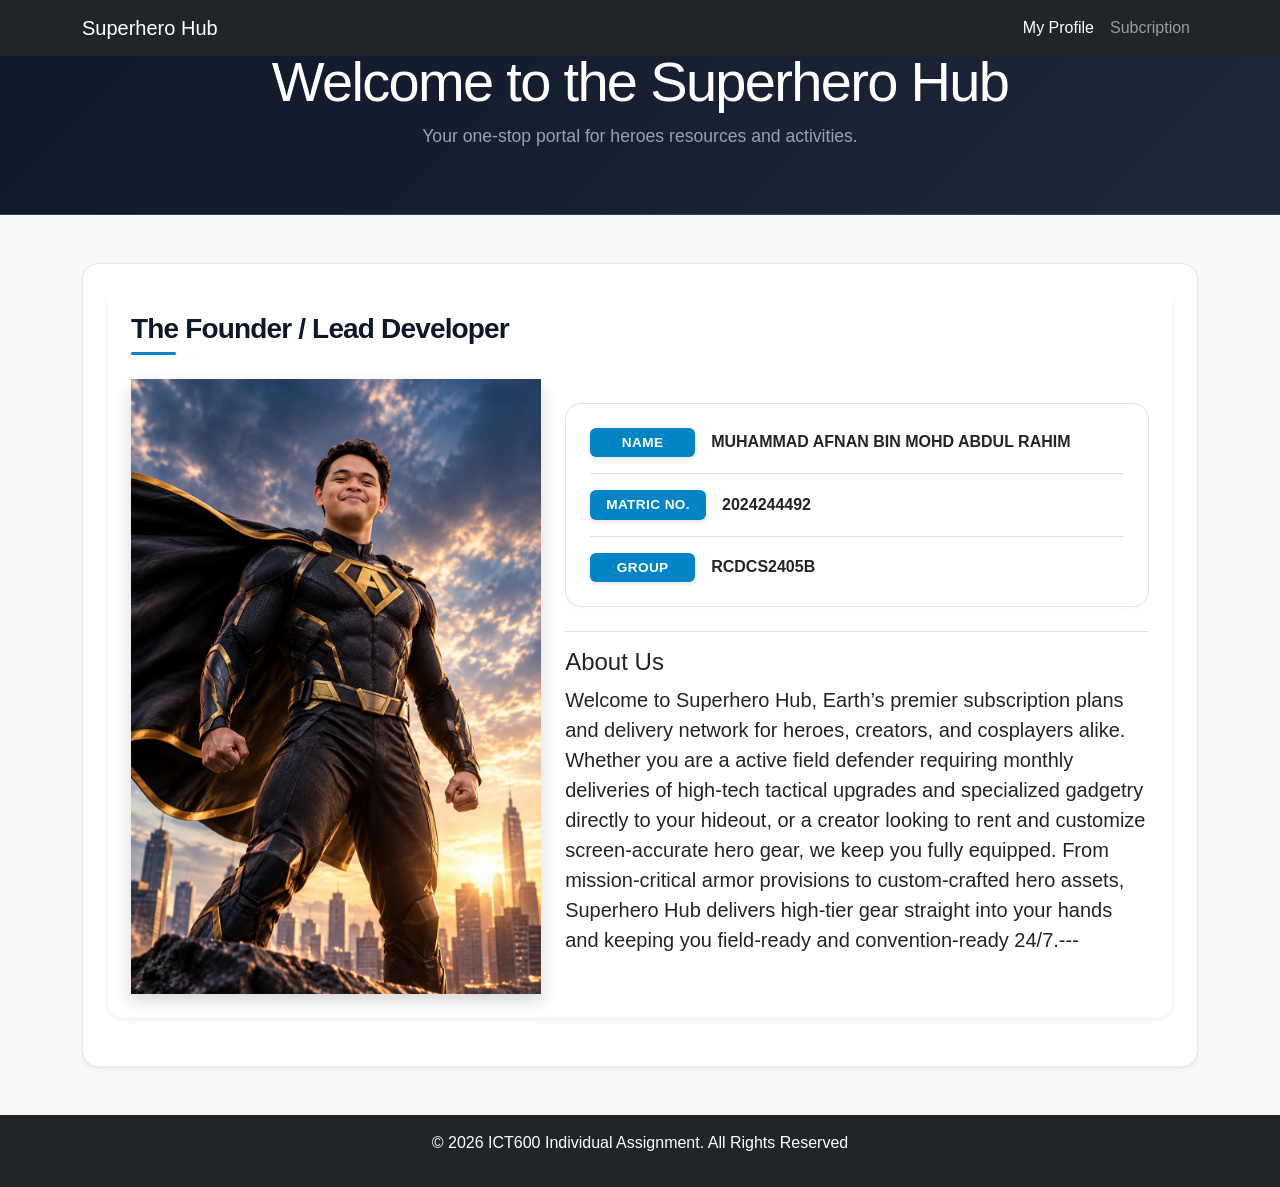
<file: index.html>
<!DOCTYPE html>
<html lang="en">
<head>
    <meta charset="UTF-8">
    <meta name="viewport" content="width=device-width, initial-scale=1.0">
    <title>Superhero Hub</title>
    <!-- Bootstrap CSS CDN -->
    <link href="https://cdn.jsdelivr.net/npm/bootstrap@5.3.3/dist/css/bootstrap.min.css" rel="stylesheet">
    <!-- Custom CSS (must be after Bootstrap) -->
    <link rel="stylesheet" href="style.css">
</head>
<body>
    <!-- Navigation Bar-->
    <nav class="navbar navbar-expand-lg navbar-dark bg-dark fixed-top">
        <div class="container">
            <a class="navbar-brand" href="index.html">Superhero Hub</a>
            <button class="navbar-toggler" type="button" data-bs-toggle="collapse" data-bs-target="#mainNavbar" aria-controls="mainNavbar" aria-expanded="false" aria-label="Toggle navigation">
                <span class="navbar-toggler-icon"></span>
            </button>
            <div class="collapse navbar-collapse" id="mainNavbar">
                <ul class="navbar-nav ms-auto">
                    <li class="nav-item">
                        <a class="nav-link active" href="index.html">My Profile</a>
                    </li>
                    <li class="nav-item">
                        <a class="nav-link" href="subcription.html">Subcription</a>
                    </li>
                </ul>
            </div>
        </div>
    </nav>

<!--Hero Section-->
<header class="hero-section text-center text-white p-5">
    <div class="container">
        <h1 class="display-4">Welcome to the Superhero Hub</h1>
        <p class="lead">Your one-stop portal for heroes resources and activities.</p>
    </div>
</header>

<main class="container my-5 flex-grow-1">
    <section class="card p-4 shadow-sm">
        <div class="card p-4 shadow-sm border-0 mb-4">
    <h2 class="section-title mb-4">The Founder / Lead Developer</h2>
    
    <div class="row align-items-center g-4">
        <div class="col-md-5 text-center">
            <div class="profile-avatar-wrapper mx-auto">
                <img src="images/profile.jpg" alt="Founder Picture" class="img-fluid profile-avatar shadow">
            </div>
        </div>
        <div class="col-md-7">
           <div class="profile-info-list p-4 bg-light rounded-4 border">
                <div class="d-flex align-items-center mb-3 pb-3 border-bottom">
                    <span class="badge profile-badge me-3 px-3 py-2">NAME</span>
                    <span class="fw-semibold text-dark fs-6">MUHAMMAD AFNAN BIN MOHD ABDUL RAHIM</span>
                </div>
                <div class="d-flex align-items-center mb-3 pb-3 border-bottom">
                    <span class="badge profile-badge me-3 px-3 py-2">MATRIC NO.</span>
                    <span class="fw-semibold text-dark fs-6">2024244492</span>
                </div>
                 <div class="d-flex align-items-center">
                    <span class="badge profile-badge me-3 px-3 py-2">GROUP</span>
                    <span class="fw-semibold text-dark fs-6">RCDCS2405B</span>
                </div>
            </div>
            <div class="mt-4 pt-3 border-top">
            <h3 class="h4">About Us</h3>
            <p class="lead mt-2">
                Welcome to <strong>Superhero Hub</strong>, Earth’s premier subscription plans and delivery network for heroes, creators, and cosplayers alike. Whether you are a active field defender requiring monthly deliveries of high-tech tactical upgrades and specialized gadgetry directly to your hideout, or a creator looking to rent and customize screen-accurate hero gear, we keep you fully equipped. From mission-critical armor provisions to custom-crafted hero assets, Superhero Hub delivers high-tier gear straight into your hands and keeping you field-ready and convention-ready 24/7.---</p>
            </div>
            </div>
        </div>
    </div>
</div>
</section>
</main>
<!-- Footer -->
    <footer class="footer mt-auto py-3 bg-dark text-white text-center">
        <div class="container">
            <p>&copy; 2026 ICT600 Individual Assignment. All Rights Reserved</p>
        </div>
    </footer>

    <!-- Bootstrap JS CDN -->
    <script src="https://cdn.jsdelivr.net/npm/bootstrap@5.3.3/dist/js/bootstrap.bundle.min.js"></script>

    <script src="js/main.js"></script>
</body>
</html>
</file>
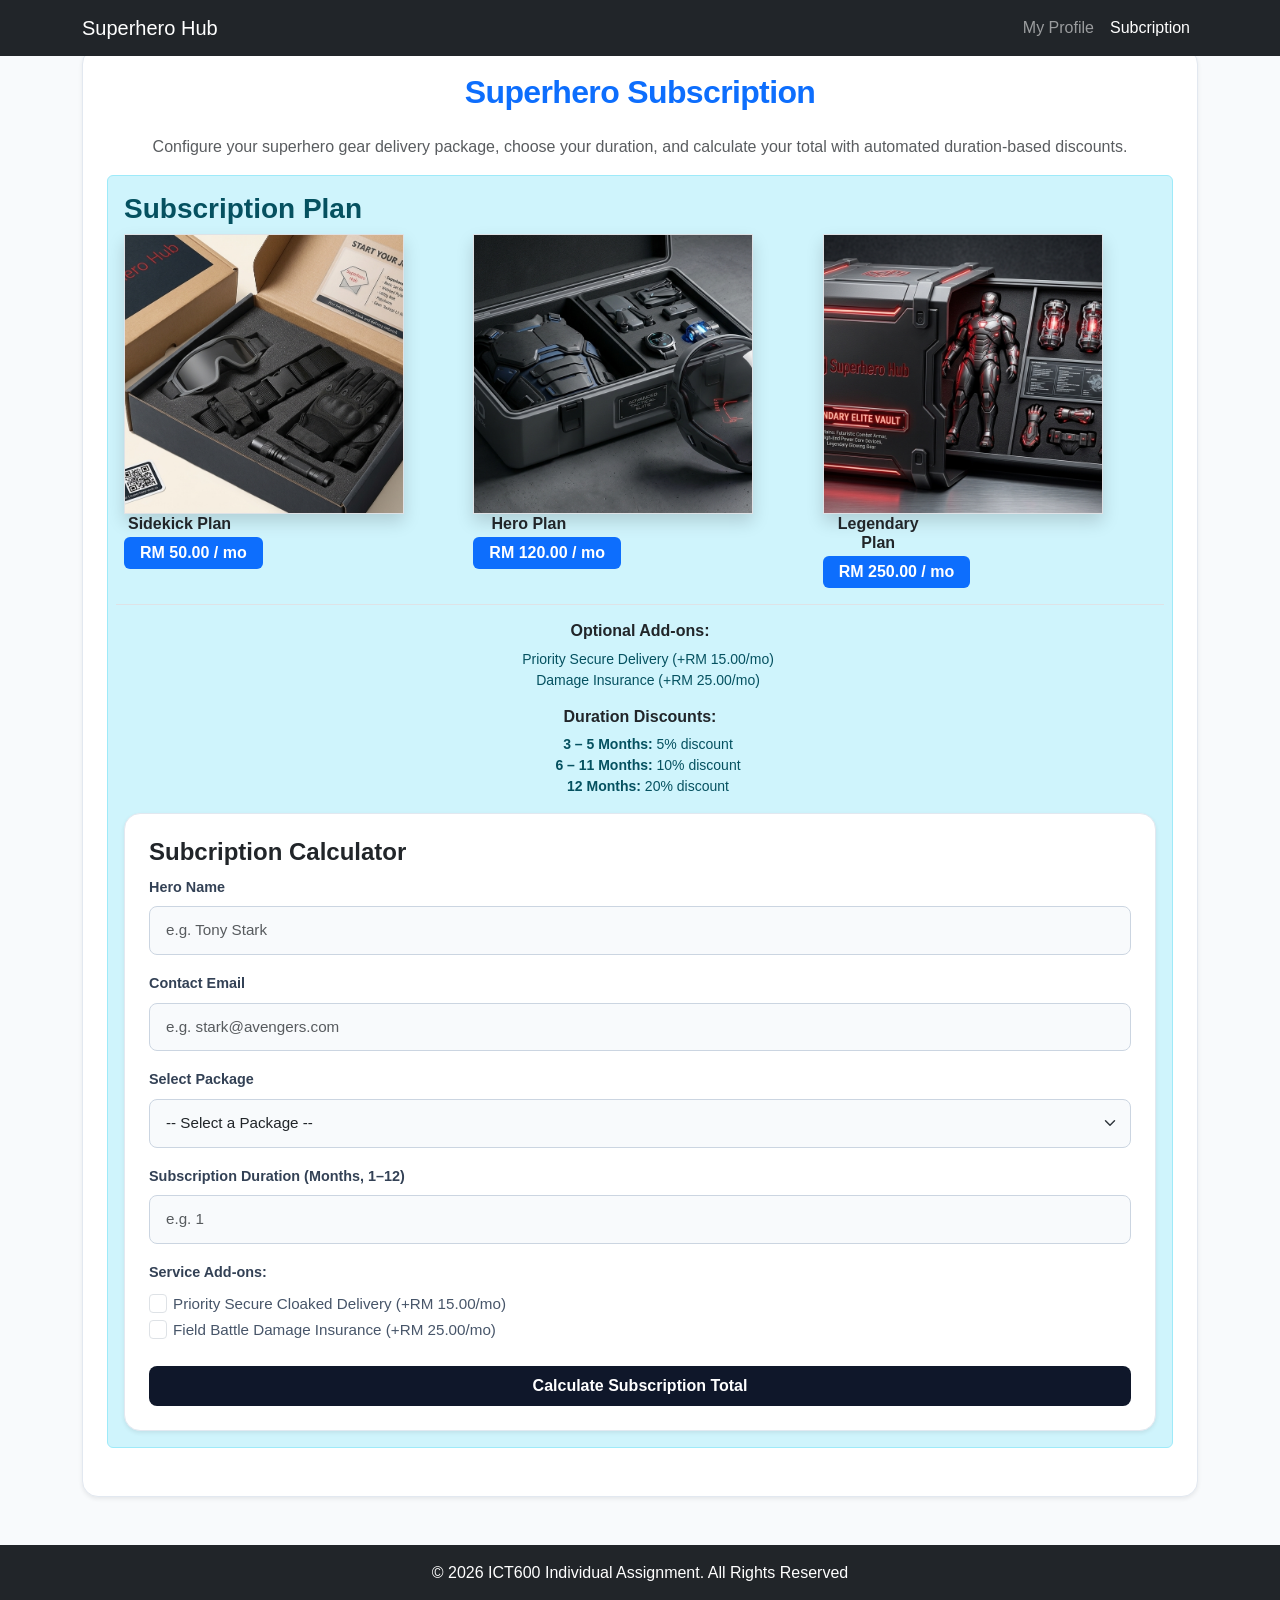
<file: subcription.html>
<!DOCTYPE html>
<html lang="en">
<head>
    <meta charset="UTF-8">
    <meta name="viewport" content="width=device-width, initial-scale=1.0">
    <title>Superhero Hub</title>
    <!-- Bootstrap CSS CDN -->
    <link href="https://cdn.jsdelivr.net/npm/bootstrap@5.3.3/dist/css/bootstrap.min.css" rel="stylesheet">
    <!-- Custom CSS (must be after Bootstrap) -->
    <link rel="stylesheet" href="style.css">
</head>
<body>
    <nav class="navbar navbar-expand-lg navbar-dark bg-dark fixed-top">
        <div class="container">
            <a class="navbar-brand" href="index.html">Superhero Hub</a>
            <button class="navbar-toggler" type="button" data-bs-toggle="collapse" data-bs-target="#mainNavbar" aria-controls="mainNavbar" aria-expanded="false" aria-label="Toggle navigation">
                <span class="navbar-toggler-icon"></span>
            </button>
            <div class="collapse navbar-collapse" id="mainNavbar">
                <ul class="navbar-nav ms-auto">
                    <li class="nav-item">
                        <a class="nav-link" href="index.html">My Profile</a>
                    </li>
                    <li class="nav-item">
                        <a class="nav-link active" href="subcription.html">Subcription</a>
                    </li>
                </ul>
            </div>
        </div>
    </nav>
    
    <main class="container my-5 flex-grow-1">
    <section class="card p-4 shadow-sm">
        <h2 class="card-title text-center mb-4 text-primary">Superhero Subscription</h2>
        <p class="text-muted text-center">Configure your superhero gear delivery package, choose your duration, and calculate your total with automated duration-based discounts.</p>

        <!-- Subscription Rules & Pricing Summary -->
       <div class="alert alert-info mb-4">
            <h3 class="alert-heading fw-bold">Subscription Plan</h3>

            <div class="row g-3 text-center">

            <div class="col-md-4">
                <div class="col-md-4 text-center mb-3 mb-md-0">
                    <img src="images/sidekick.jpg" alt="Founder Picture" class="img-fluid box border shadow" style="max-width: 280px; height: 280px; object-fit: cover;">
                    <h6 class="fw-bold text-dark mb-1">Sidekick Plan</h6>
                    <span class="badge bg-primary fs-6">RM 50.00 / mo</span>
                </div>
            </div>
            <div class="col-md-4">
                <div class="col-md-4 text-center mb-3 mb-md-0">
                    <img src="images/hero.jpg" alt="Founder Picture" class="img-fluid box border shadow" style="max-width: 280px; height: 280px; object-fit: cover;">
                    <h6 class="fw-bold text-dark mb-1">Hero Plan</h6>
                    <span class="badge bg-primary fs-6">RM 120.00 / mo</span>
                </div>
            </div>
            <div class="col-md-4">
                <div class="col-md-4 text-center mb-3 mb-md-0">
                    <img src="images/legendary.jpg" alt="Founder Picture" class="img-fluid box border shadow" style="max-width: 280px; height: 280px; object-fit: cover;">
                    <h6 class="fw-bold text-dark mb-1">Legendary Plan</h6>
                    <span class="badge bg-primary fs-6">RM 250.00 / mo</span>
                </div>
            </div>

            <div class="mt-3 pt-3 pb-3 border-top">
                <h6 class="fw-bold text-dark mb-2">Optional Add-ons:</h6>
                <ul class="list-unstyled mb-3 ps-3 small">
                    <li>Priority Secure Delivery (+RM 15.00/mo)</li>
                    <li>Damage Insurance (+RM 25.00/mo)</li>
                </ul>

                <h6 class="fw-bold text-dark mb-2">Duration Discounts:</h6>
                 <ul class="list-unstyled mb-0 ps-3 small">
                    <li><strong>3 – 5 Months:</strong> 5% discount</li>
                    <li><strong>6 – 11 Months:</strong> 10% discount</li>
                    <li><strong>12 Months:</strong> 20% discount</li>
                </ul>
            </div>
    </div>

    <section class="card p-4 shadow-sm">
        <h4 class="alert-heading fw-bold">Subcription Calculator</h4>

        <form  action="subcription.php" method="POST" id="subcriptionForm" onsubmit="return validateForm()">

        <form id="subscriptionForm">
            <div class="mb-3">
                <label for="custName" class="form-label fw-bold">Hero Name</label>
                <input type="text" class="form-control" id="custName" placeholder="e.g. Tony Stark">
                <div id="custNameError" class="text-danger"></div>
            </div>

            <div class="mb-3">
                <label for="custEmail" class="form-label fw-bold">Contact Email</label>
                <input type="email" class="form-control" id="custEmail" placeholder="e.g. stark@avengers.com">
                <div id="custEmailError" class="text-danger"></div>
            </div>

            <div class="mb-3">
                <label for="packageChoice" class="form-label fw-bold">Select Package</label>
                <select class="form-select" id="packageChoice" >
                    <option value="" disabled selected>-- Select a Package --</option>
                    <option value="50">Sidekick Plan (RM 50.00/mo)</option>
                    <option value="120">Hero Plan (RM 120.00/mo)</option>
                    <option value="250">Legendary Plan (RM 250.00/mo)</option>
                </select>
                <div id="packageChoiceError" class="text-danger"></div>
            </div>
  
            <div class="mb-3">
                <label for="duration" class="form-label fw-bold">Subscription Duration (Months, 1–12)</label>
                <input type="number" class="form-control" id="duration" min="1" max="12" placeholder="e.g. 1" >
                <div id="durationError" class="text-danger"></div>
            </div>

            <div class="mb-4">
                <label class="form-label fw-bold">Service Add-ons:</label>
                <div class="form-check">
                    <input class="form-check-input" type="checkbox" id="shippingAddon" value="15">
                    <label class="form-check-label" for="shippingAddon">Priority Secure Cloaked Delivery (+RM 15.00/mo)</label>
                </div>
                <div class="form-check">
                    <input class="form-check-input" type="checkbox" id="insuranceAddon" value="25">
                    <label class="form-check-label" for="insuranceAddon">Field Battle Damage Insurance (+RM 25.00/mo)</label>
                </div>
            </div>

            <button type="submit" class="btn btn-primary w-100 py-2 fw-bold">Calculate Subscription Total</button>
        </form>

        <!-- Results Section -->
        <div id="result-section" class="mt-4 p-4 bg-light border-start border-primary border-4 rounded shadow-sm" style="display: none;">
            <h4 class="text-primary mb-3">Subscription Cost Summary</h4>
            <div id="result-summary"></div>
        </div>
    </section>
</main>
<!-- Footer -->
    <footer class="footer mt-auto py-3 bg-dark text-white text-center">
        <div class="container">
            <p>&copy; 2026 ICT600 Individual Assignment. All Rights Reserved</p>
        </div>
    </footer>

    <!-- Bootstrap JS CDN -->
    <script src="https://cdn.jsdelivr.net/npm/bootstrap@5.3.3/dist/js/bootstrap.bundle.min.js"></script>

    <script src="js/main.js"></script>
</body>
</html>
</file>
<file: style.css>
body {
    background-color: #f8fafc;
    color: #1e293b;
    font-family: 'Inter', -apple-system, BlinkMacSystemFont, 'Segoe UI', Roboto, sans-serif;
    display: flex;
    flex-direction: column;
    min-height: 100vh;
}

/*Profile*/
.profile-badge {
    background-color: #0f172a; /* Warna biru gelap profesional */
    color: #ffffff;
    font-weight: 600;
    letter-spacing: 0.03em;
    min-width: 105px;
    text-align: center;
    border-radius: 6px;
    font-size: 0.85rem;
    box-shadow: 0 2px 4px rgba(15, 23, 42, 0.1);
}

.profile-info-list {
    background-color: #ffffff !important;
    box-shadow: 0 4px 12px rgba(0, 0, 0, 0.02);
}

/*Title*/
.section-title {
    color: #0f172a; /* Warna gelap profesional */
    font-weight: 800;
    font-size: 1.75rem;
    letter-spacing: -0.03em; /* Rapatkan sedikit jarak huruf untuk gaya premium */
    position: relative;
    padding-bottom: 10px;
}

/*TitleLine*/
.section-title::after {
    content: '';
    position: absolute;
    left: 0;
    bottom: 0;
    width: 45px;
    height: 3px;
    background-color: #0284c7;
    border-radius: 2px;
}

/*Hero Section*/
.hero-section {
    background: linear-gradient(135deg, #0f172a 0%, #1e293b 100%);
    border-bottom: 1px solid #334155;
}

.hero-section h1 {
    letter-spacing: -0.03em;
    color: #ffffff;
}

.hero-section .lead {
    color: #94a3b8;
    font-size: 1.1rem;
}

/*Card and Layout*/
.card {
    border-radius: 16px;
    background: #ffffff;
    border: 1px solid #e2e8f0;
    box-shadow: 0 10px 30px -10px rgba(0, 0, 0, 0.05);
}

.text-primary {
    color: #0284c7;
    font-weight: 700;
    letter-spacing: -0.02em;
}

.badge {
    background-color: #0284c7;
    padding: 0.5rem 1rem;
    border-radius: 6px;
}

.list-group-item {
    background: transparent;
    border-color: #f1f5f9;
    padding: 0.85rem 0;
    color: #334155;
}

.list-group-item strong {
    color: #0f172a;
}

.lead-text {
    color: #475569;
    font-size: 0.975rem;
    line-height: 1.7;
}

/*Form*/
.form-label {
    color: #334155;
    font-size: 0.9rem;
}

.form-control, .form-select {
    padding: 0.75rem 1rem;
    border: 1px solid #cbd5e1;
    border-radius: 8px;
    background-color: #f8fafc;
    font-size: 0.95rem;
    transition: all 0.2s ease;
}

.form-control:focus, .form-select:focus {
    border-color: #0284c7;
    background-color: #ffffff;
    box-shadow: 0 0 0 3px rgba(2, 132, 199, 0.15);
}

.form-check-input {
    width: 1.15rem;
    height: 1.15rem;
    margin-top: 0.15rem;
    cursor: pointer;
}

.form-check-label {
    color: #475569;
    font-size: 0.95rem;
    cursor: pointer;
}

/*Button*/
.btn-primary {
    background-color: #0f172a;
    border: none;
    border-radius: 8px;
    transition: background-color 0.2s ease;
}

.btn-primary:hover {
    background-color: #0284c7;
}

/*Result*/
#result-section {
    background: #f0fdf4;
    border: 1px solid #bbf7d0;
    border-left: 4px solid #22c55e;
    border-radius: 12px;
}

#result-section h4 {
    color: #166534;
    font-weight: 700;
}
</file>
